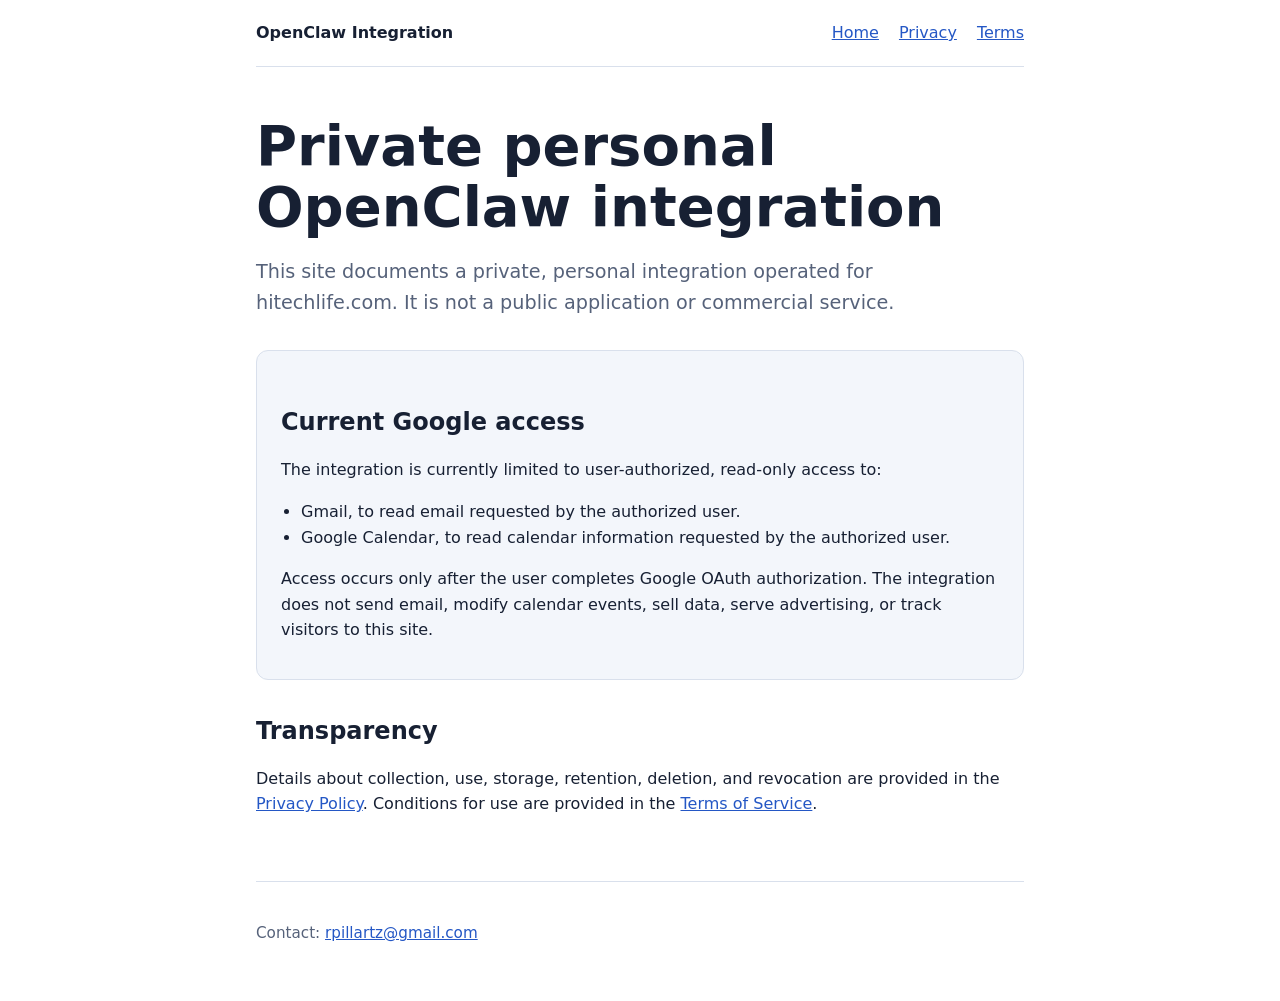
<file: index.html>
<!doctype html>
<html lang="en">
<head>
  <meta charset="utf-8">
  <meta name="viewport" content="width=device-width, initial-scale=1">
  <meta name="description" content="Information about a private personal OpenClaw integration for hitechlife.com.">
  <title>OpenClaw Integration | hitechlife.com</title>
  <link rel="stylesheet" href="styles.css">
</head>
<body>
  <header>
    <nav aria-label="Primary navigation">
      <strong>OpenClaw Integration</strong>
      <a href="index.html" aria-current="page">Home</a>
      <a href="privacy.html">Privacy</a>
      <a href="terms.html">Terms</a>
    </nav>
  </header>
  <main>
    <h1>Private personal OpenClaw integration</h1>
    <p class="lead">This site documents a private, personal integration operated for hitechlife.com. It is not a public application or commercial service.</p>

    <section class="card" aria-labelledby="access-heading">
      <h2 id="access-heading">Current Google access</h2>
      <p>The integration is currently limited to user-authorized, read-only access to:</p>
      <ul>
        <li>Gmail, to read email requested by the authorized user.</li>
        <li>Google Calendar, to read calendar information requested by the authorized user.</li>
      </ul>
      <p>Access occurs only after the user completes Google OAuth authorization. The integration does not send email, modify calendar events, sell data, serve advertising, or track visitors to this site.</p>
    </section>

    <h2>Transparency</h2>
    <p>Details about collection, use, storage, retention, deletion, and revocation are provided in the <a href="privacy.html">Privacy Policy</a>. Conditions for use are provided in the <a href="terms.html">Terms of Service</a>.</p>
  </main>
  <footer>
    <p>Contact: <a href="mailto:rpillartz@gmail.com">rpillartz@gmail.com</a></p>
  </footer>
</body>
</html>
</file>
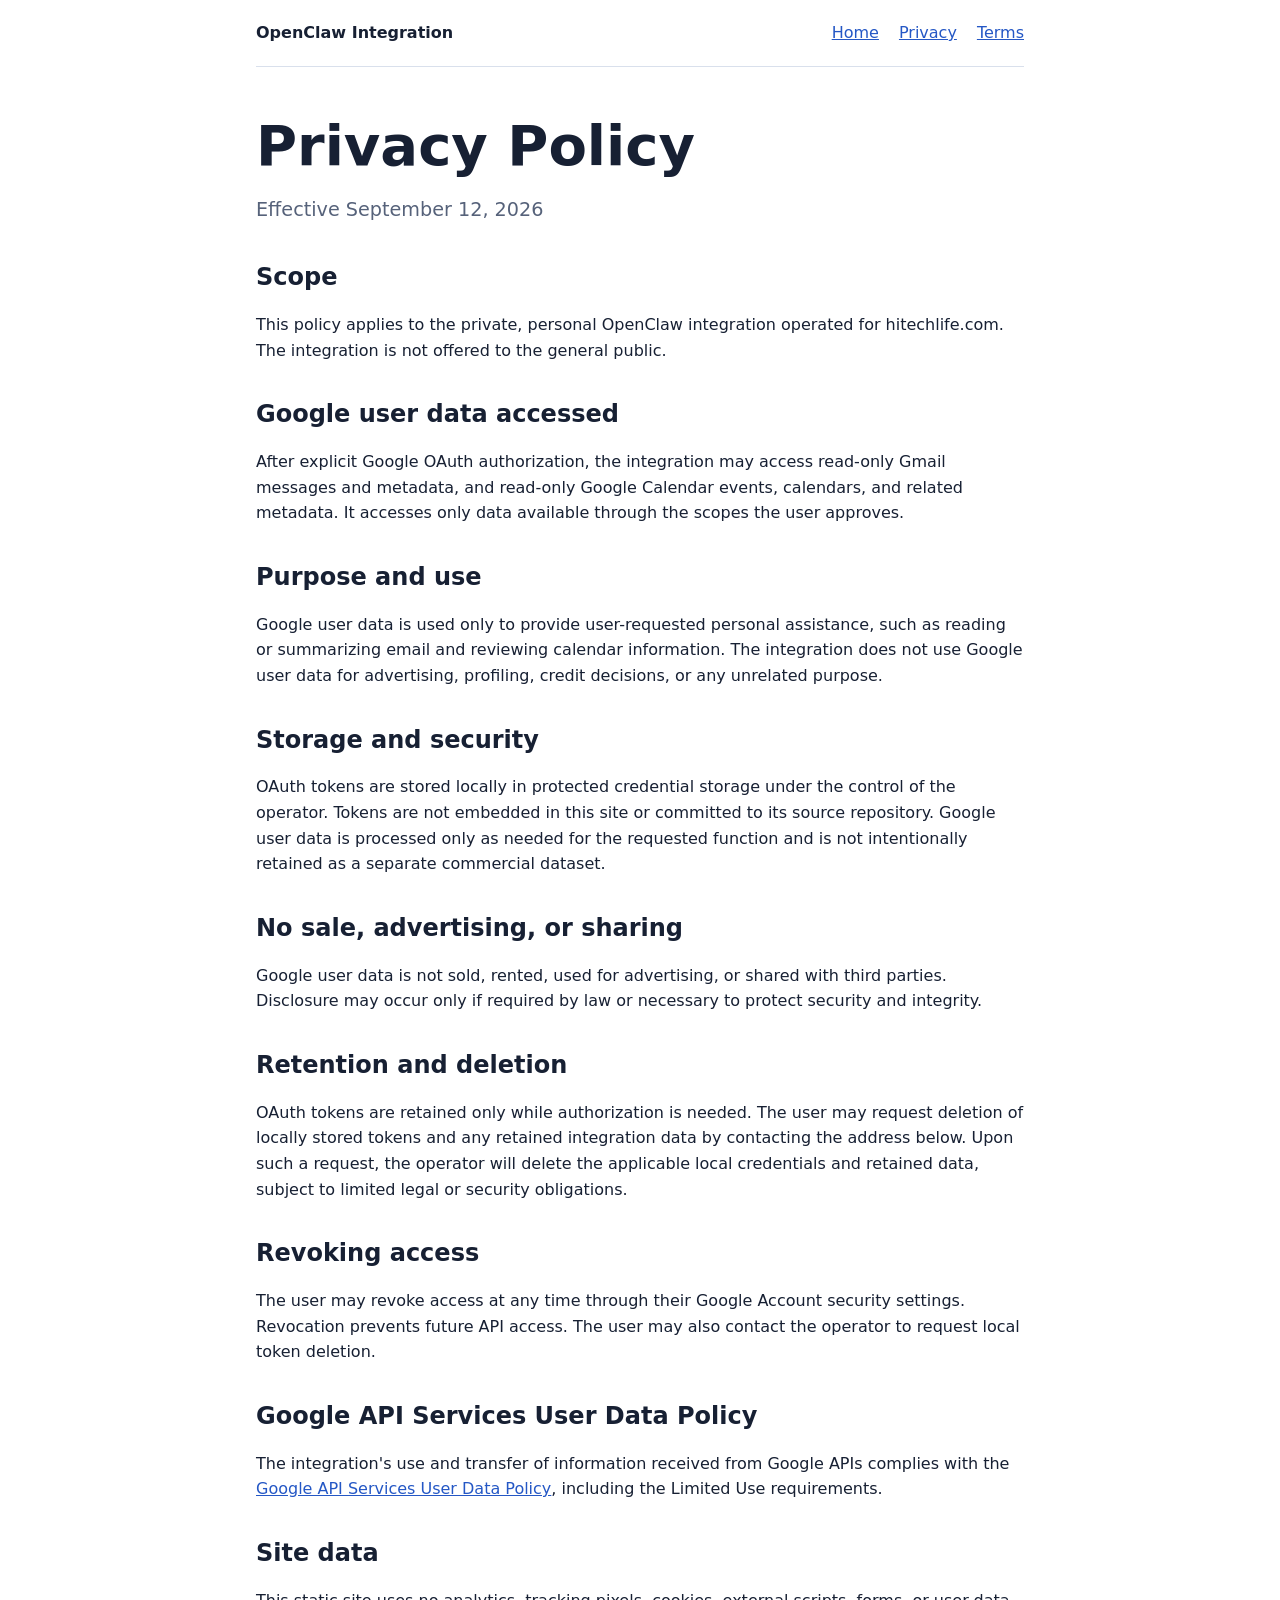
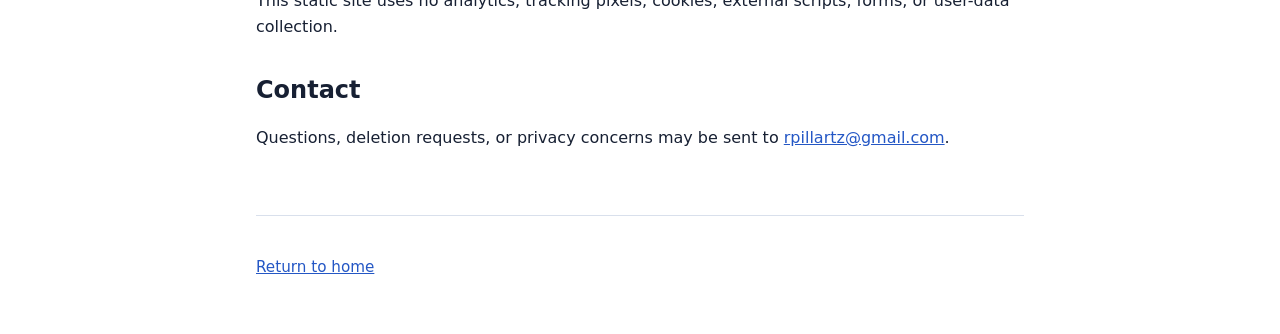
<file: privacy.html>
<!doctype html>
<html lang="en">
<head>
  <meta charset="utf-8">
  <meta name="viewport" content="width=device-width, initial-scale=1">
  <meta name="description" content="Privacy Policy for the private hitechlife.com OpenClaw integration.">
  <title>Privacy Policy | OpenClaw Integration</title>
  <link rel="stylesheet" href="styles.css">
</head>
<body>
  <header>
    <nav aria-label="Primary navigation">
      <strong>OpenClaw Integration</strong>
      <a href="index.html">Home</a>
      <a href="privacy.html" aria-current="page">Privacy</a>
      <a href="terms.html">Terms</a>
    </nav>
  </header>
  <main>
    <h1>Privacy Policy</h1>
    <p class="lead">Effective September 12, 2026</p>

    <h2>Scope</h2>
    <p>This policy applies to the private, personal OpenClaw integration operated for hitechlife.com. The integration is not offered to the general public.</p>

    <h2>Google user data accessed</h2>
    <p>After explicit Google OAuth authorization, the integration may access read-only Gmail messages and metadata, and read-only Google Calendar events, calendars, and related metadata. It accesses only data available through the scopes the user approves.</p>

    <h2>Purpose and use</h2>
    <p>Google user data is used only to provide user-requested personal assistance, such as reading or summarizing email and reviewing calendar information. The integration does not use Google user data for advertising, profiling, credit decisions, or any unrelated purpose.</p>

    <h2>Storage and security</h2>
    <p>OAuth tokens are stored locally in protected credential storage under the control of the operator. Tokens are not embedded in this site or committed to its source repository. Google user data is processed only as needed for the requested function and is not intentionally retained as a separate commercial dataset.</p>

    <h2>No sale, advertising, or sharing</h2>
    <p>Google user data is not sold, rented, used for advertising, or shared with third parties. Disclosure may occur only if required by law or necessary to protect security and integrity.</p>

    <h2>Retention and deletion</h2>
    <p>OAuth tokens are retained only while authorization is needed. The user may request deletion of locally stored tokens and any retained integration data by contacting the address below. Upon such a request, the operator will delete the applicable local credentials and retained data, subject to limited legal or security obligations.</p>

    <h2>Revoking access</h2>
    <p>The user may revoke access at any time through their Google Account security settings. Revocation prevents future API access. The user may also contact the operator to request local token deletion.</p>

    <h2>Google API Services User Data Policy</h2>
    <p>The integration's use and transfer of information received from Google APIs complies with the <a href="https://developers.google.com/terms/api-services-user-data-policy" rel="noreferrer">Google API Services User Data Policy</a>, including the Limited Use requirements.</p>

    <h2>Site data</h2>
    <p>This static site uses no analytics, tracking pixels, cookies, external scripts, forms, or user-data collection.</p>

    <h2>Contact</h2>
    <p>Questions, deletion requests, or privacy concerns may be sent to <a href="mailto:rpillartz@gmail.com">rpillartz@gmail.com</a>.</p>
  </main>
  <footer>
    <p><a href="index.html">Return to home</a></p>
  </footer>
</body>
</html>
</file>
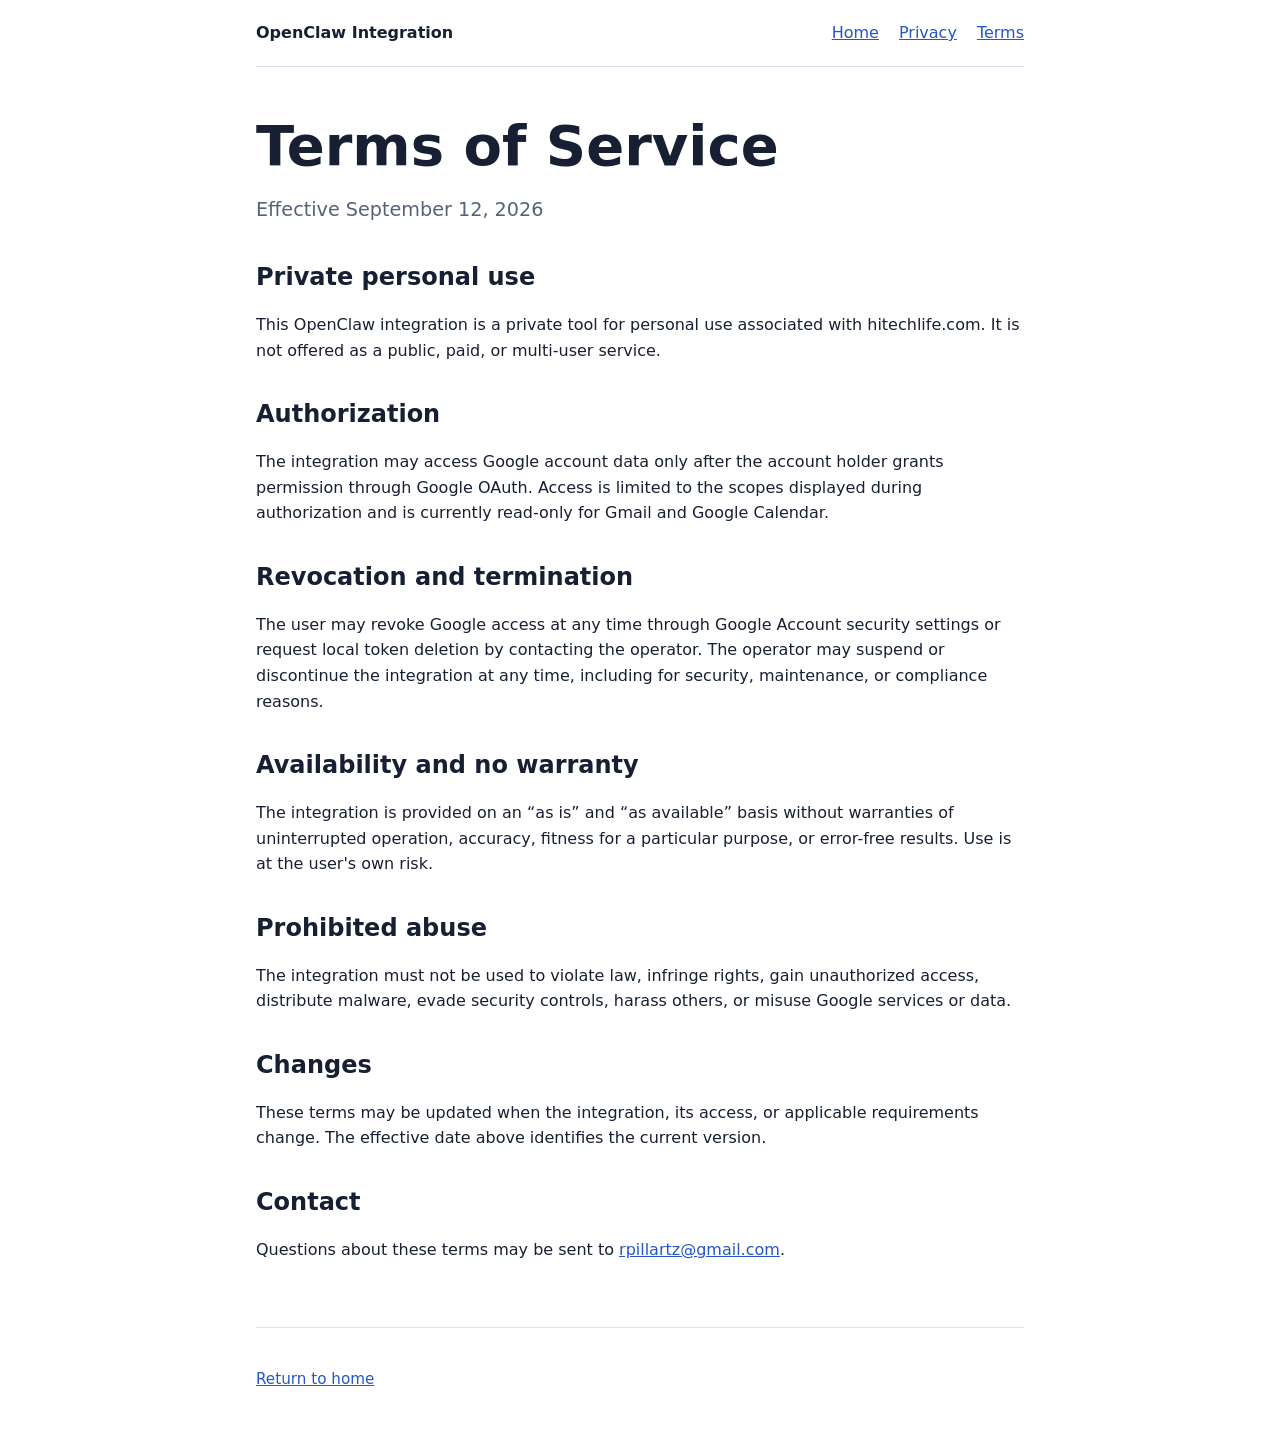
<file: terms.html>
<!doctype html>
<html lang="en">
<head>
  <meta charset="utf-8">
  <meta name="viewport" content="width=device-width, initial-scale=1">
  <meta name="description" content="Terms of Service for the private hitechlife.com OpenClaw integration.">
  <title>Terms of Service | OpenClaw Integration</title>
  <link rel="stylesheet" href="styles.css">
</head>
<body>
  <header>
    <nav aria-label="Primary navigation">
      <strong>OpenClaw Integration</strong>
      <a href="index.html">Home</a>
      <a href="privacy.html">Privacy</a>
      <a href="terms.html" aria-current="page">Terms</a>
    </nav>
  </header>
  <main>
    <h1>Terms of Service</h1>
    <p class="lead">Effective September 12, 2026</p>

    <h2>Private personal use</h2>
    <p>This OpenClaw integration is a private tool for personal use associated with hitechlife.com. It is not offered as a public, paid, or multi-user service.</p>

    <h2>Authorization</h2>
    <p>The integration may access Google account data only after the account holder grants permission through Google OAuth. Access is limited to the scopes displayed during authorization and is currently read-only for Gmail and Google Calendar.</p>

    <h2>Revocation and termination</h2>
    <p>The user may revoke Google access at any time through Google Account security settings or request local token deletion by contacting the operator. The operator may suspend or discontinue the integration at any time, including for security, maintenance, or compliance reasons.</p>

    <h2>Availability and no warranty</h2>
    <p>The integration is provided on an “as is” and “as available” basis without warranties of uninterrupted operation, accuracy, fitness for a particular purpose, or error-free results. Use is at the user's own risk.</p>

    <h2>Prohibited abuse</h2>
    <p>The integration must not be used to violate law, infringe rights, gain unauthorized access, distribute malware, evade security controls, harass others, or misuse Google services or data.</p>

    <h2>Changes</h2>
    <p>These terms may be updated when the integration, its access, or applicable requirements change. The effective date above identifies the current version.</p>

    <h2>Contact</h2>
    <p>Questions about these terms may be sent to <a href="mailto:rpillartz@gmail.com">rpillartz@gmail.com</a>.</p>
  </main>
  <footer>
    <p><a href="index.html">Return to home</a></p>
  </footer>
</body>
</html>
</file>
<file: styles.css>
:root {
  color-scheme: light;
  --ink: #172033;
  --muted: #56627a;
  --accent: #2457c5;
  --surface: #ffffff;
  --soft: #f3f6fb;
  --line: #d9e0ec;
}

* { box-sizing: border-box; }
html { font-family: system-ui, -apple-system, BlinkMacSystemFont, "Segoe UI", sans-serif; line-height: 1.6; }
body { margin: 0; color: var(--ink); background: var(--surface); }
a { color: var(--accent); }
a:focus-visible { outline: 3px solid #f0b429; outline-offset: 3px; }
header, main, footer { width: min(48rem, calc(100% - 2rem)); margin-inline: auto; }
header { padding: 1.25rem 0; border-bottom: 1px solid var(--line); }
nav { display: flex; flex-wrap: wrap; gap: .75rem 1.25rem; align-items: center; }
nav strong { margin-right: auto; }
main { padding: 3rem 0; }
h1 { font-size: clamp(2rem, 6vw, 3.5rem); line-height: 1.1; margin: 0 0 1rem; }
h2 { margin-top: 2.25rem; line-height: 1.25; }
.lead { font-size: 1.2rem; color: var(--muted); max-width: 42rem; }
.card { margin-top: 2rem; padding: 1.25rem 1.5rem; background: var(--soft); border: 1px solid var(--line); border-radius: .75rem; }
ul { padding-left: 1.25rem; }
footer { padding: 1.5rem 0 2.5rem; border-top: 1px solid var(--line); color: var(--muted); font-size: .95rem; }
</file>
